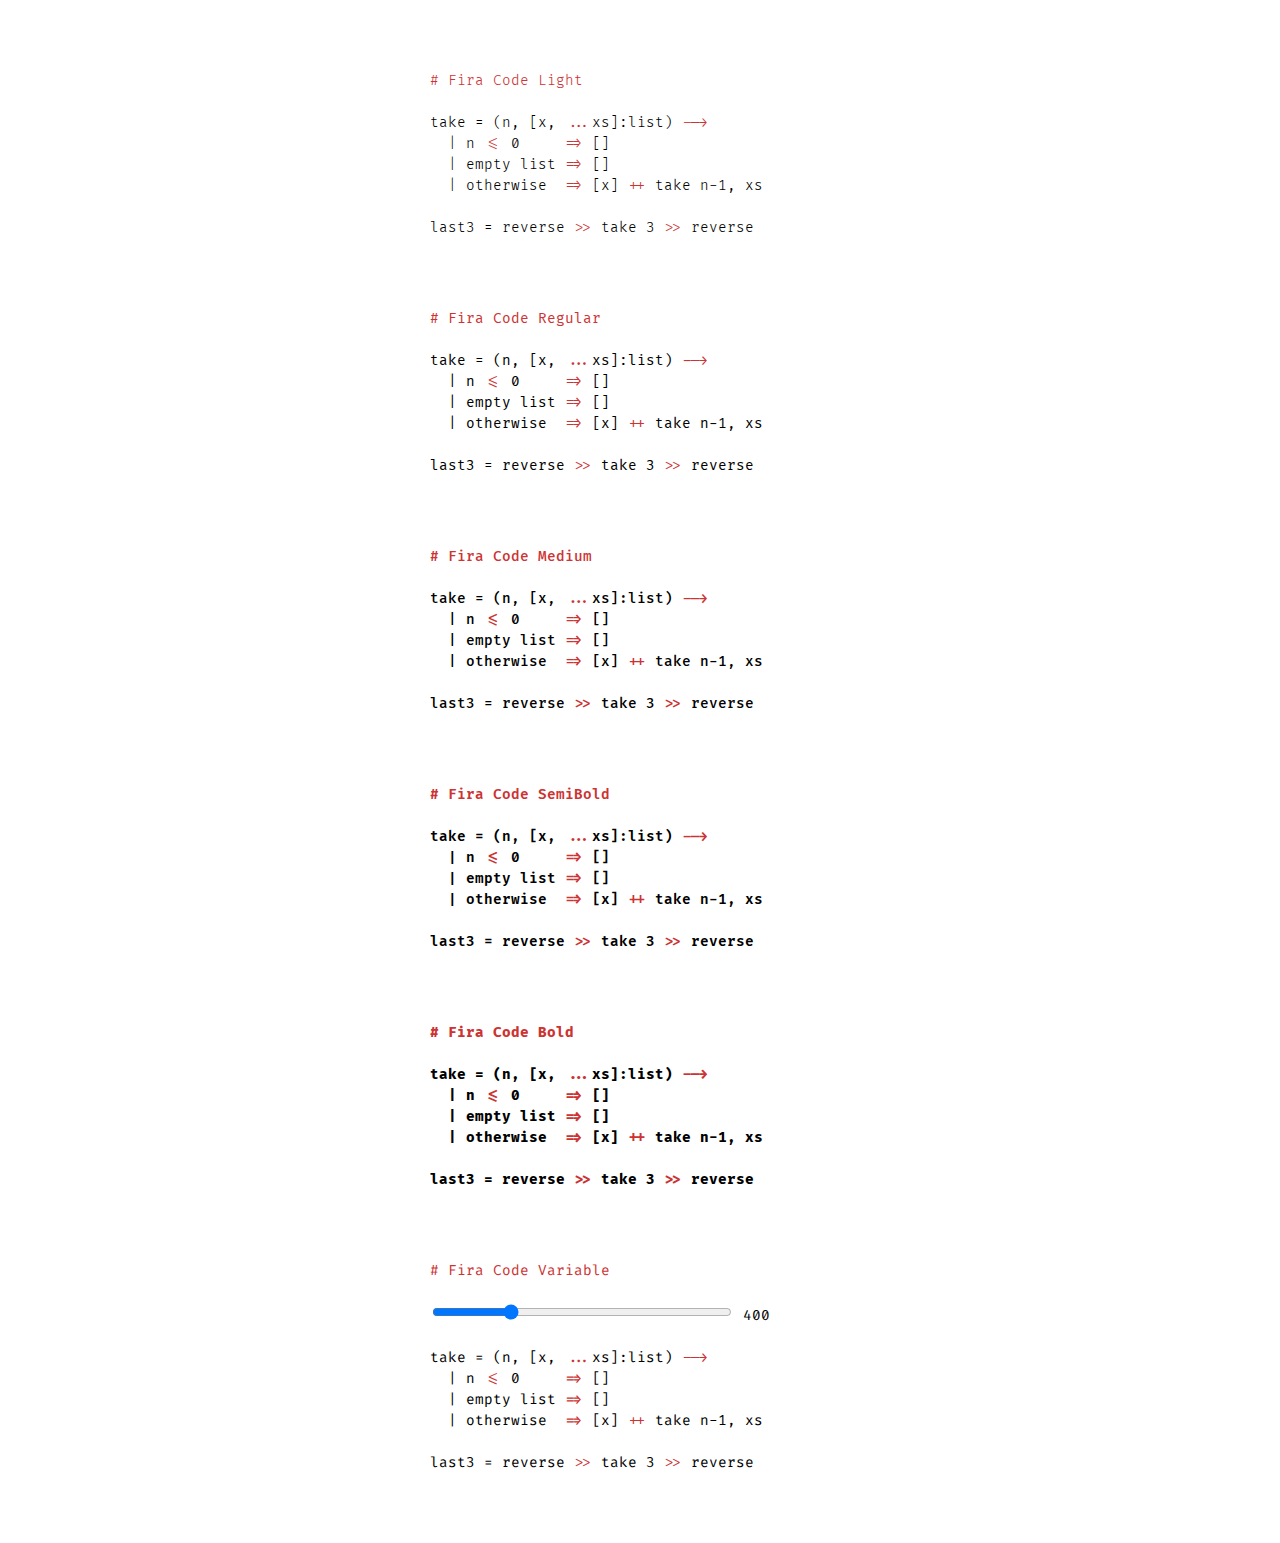
<file: Fonts/Fira_Code_v6.2/specimen.html>
<!DOCTYPE html>
<html lang="en">
<head>
  <meta charset="UTF-8">
  <meta name="viewport" content="width=device-width,initial-scale=1.0">
  <title>Fira Code Specimen</title>

  <link rel="stylesheet" href="fira_code.css">
  <style>
    body { font: 14px/1.5em "Fira Code"; }
    .code {
      font-feature-settings: "calt" 1;  /* Enable ligatures for IE 10+, Edge */
      text-rendering: optimizeLegibility; /* Force ligatures for Webkit, Blink, Gecko */
      width: 30em;
      margin: 5em auto;
      white-space: pre-wrap;
      word-break: break-all;
    }
    .light { font-weight: 300; }
    .regular { font-weight: 400; }
    .medium { font-weight: 500; }
    .semibold { font-weight: 600; }
    .bold { font-weight: 700; }
    .variable { font-family: 'Fira Code VF'; font-variation-settings: 'wght' 400; }
    i { font-style: normal; color: #c33; }
    b { font-weight: inherit; color: #c33; }
  </style>
  <script type="text/javascript">
    function onWeightChange(weight) {
      // code_variable.style['font-weight'] = weight;
      code_variable.style['font-variation-settings'] = "'wght' " + weight;
      span_wght.innerText = weight;
    }
  </script>
<body>

<div class="code light"><b># Fira Code Light</b>

take = (n, [x, <i>...</i>xs]:list) <i>--&gt;</i>
  | n <i>&lt;=</i> 0     <i>=&gt;</i> []
  | empty list <i>=&gt;</i> []
  | otherwise  <i>=&gt;</i> [x] <i>++</i> take n-1, xs

last3 = reverse <i>&gt;&gt;</i> take 3 <i>&gt;&gt;</i> reverse</div>


<div class="code regular"><b># Fira Code Regular</b>

take = (n, [x, <i>...</i>xs]:list) <i>--></i>
  | n <i>&lt;=</i> 0     <i>=&gt;</i> []
  | empty list <i>=&gt;</i> []
  | otherwise  <i>=&gt;</i> [x] <i>++</i> take n-1, xs

last3 = reverse <i>&gt;&gt;</i> take 3 <i>&gt;&gt;</i> reverse</div>


<div class="code medium"><b># Fira Code Medium</b>

take = (n, [x, <i>...</i>xs]:list) <i>--&gt;</i>
  | n <i>&lt;=</i> 0     <i>=&gt;</i> []
  | empty list <i>=&gt;</i> []
  | otherwise  <i>=&gt;</i> [x] <i>++</i> take n-1, xs

last3 = reverse <i>&gt;&gt;</i> take 3 <i>&gt;&gt;</i> reverse</div>


<div class="code semibold"><b># Fira Code SemiBold</b>

take = (n, [x, <i>...</i>xs]:list) <i>--&gt;</i>
  | n <i>&lt;=</i> 0     <i>=&gt;</i> []
  | empty list <i>=&gt;</i> []
  | otherwise  <i>=&gt;</i> [x] <i>++</i> take n-1, xs

last3 = reverse <i>&gt;&gt;</i> take 3 <i>&gt;&gt;</i> reverse</div>


<div class="code bold"><b># Fira Code Bold</b>

take = (n, [x, <i>...</i>xs]:list) <i>--&gt;</i>
  | n <i>&lt;=</i> 0     <i>=&gt;</i> []
  | empty list <i>=&gt;</i> []
  | otherwise  <i>=&gt;</i> [x] <i>++</i> take n-1, xs

last3 = reverse <i>&gt;&gt;</i> take 3 <i>&gt;&gt;</i> reverse</div>

<div id="code_variable" class="code variable"><b># Fira Code Variable</b>

<input type="range" min="300" max="700" value="400" step="10" style="width: 300px;" oninput="onWeightChange(this.value)" onchange="onWeightChange(this.value)"> <span id="span_wght">400</span>

take = (n, [x, <i>...</i>xs]:list) <i>--&gt;</i>
  | n <i>&lt;=</i> 0     <i>=&gt;</i> []
  | empty list <i>=&gt;</i> []
  | otherwise  <i>=&gt;</i> [x] <i>++</i> take n-1, xs

last3 = reverse <i>&gt;&gt;</i> take 3 <i>&gt;&gt;</i> reverse</div>
</file>
<file: Fonts/Fira_Code_v6.2/fira_code.css>
@font-face {
  font-family: 'Fira Code';
  src: url('woff2/FiraCode-Light.woff2') format('woff2'),
    url("woff/FiraCode-Light.woff") format("woff");
  font-weight: 300;
  font-style: normal;
}

@font-face {
  font-family: 'Fira Code';
  src: url('woff2/FiraCode-Regular.woff2') format('woff2'),
    url("woff/FiraCode-Regular.woff") format("woff");
  font-weight: 400;
  font-style: normal;
}

@font-face {
  font-family: 'Fira Code';
  src: url('woff2/FiraCode-Medium.woff2') format('woff2'),
    url("woff/FiraCode-Medium.woff") format("woff");
  font-weight: 500;
  font-style: normal;
}

@font-face {
  font-family: 'Fira Code';
  src: url('woff2/FiraCode-SemiBold.woff2') format('woff2'),
    url("woff/FiraCode-SemiBold.woff") format("woff");
  font-weight: 600;
  font-style: normal;
}

@font-face {
  font-family: 'Fira Code';
  src: url('woff2/FiraCode-Bold.woff2') format('woff2'),
    url("woff/FiraCode-Bold.woff") format("woff");
  font-weight: 700;
  font-style: normal;
}

@font-face {
  font-family: 'Fira Code VF';
  src: url('woff2/FiraCode-VF.woff2') format('woff2-variations'),
       url('woff/FiraCode-VF.woff') format('woff-variations');
  /* font-weight requires a range: https://developer.mozilla.org/en-US/docs/Web/CSS/CSS_Fonts/Variable_Fonts_Guide#Using_a_variable_font_font-face_changes */
  font-weight: 300 700;
  font-style: normal;
}
</file>
